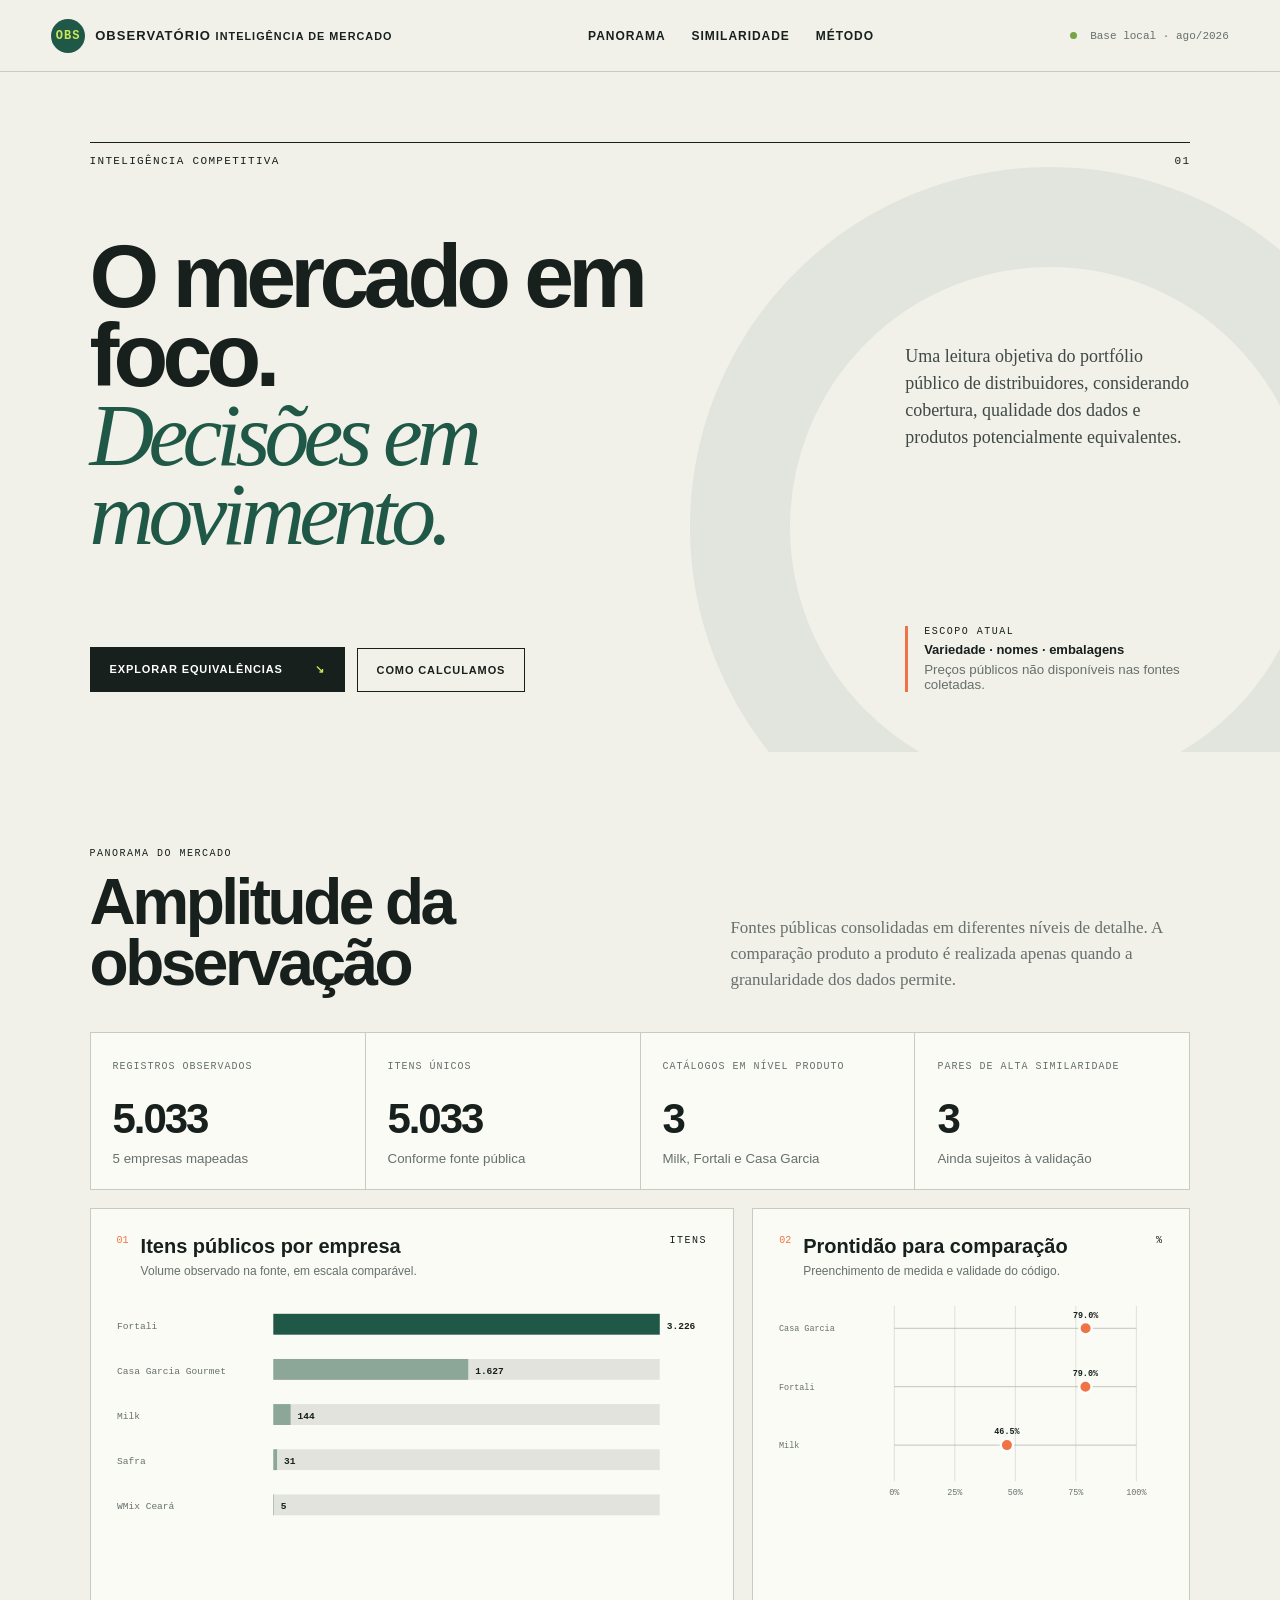
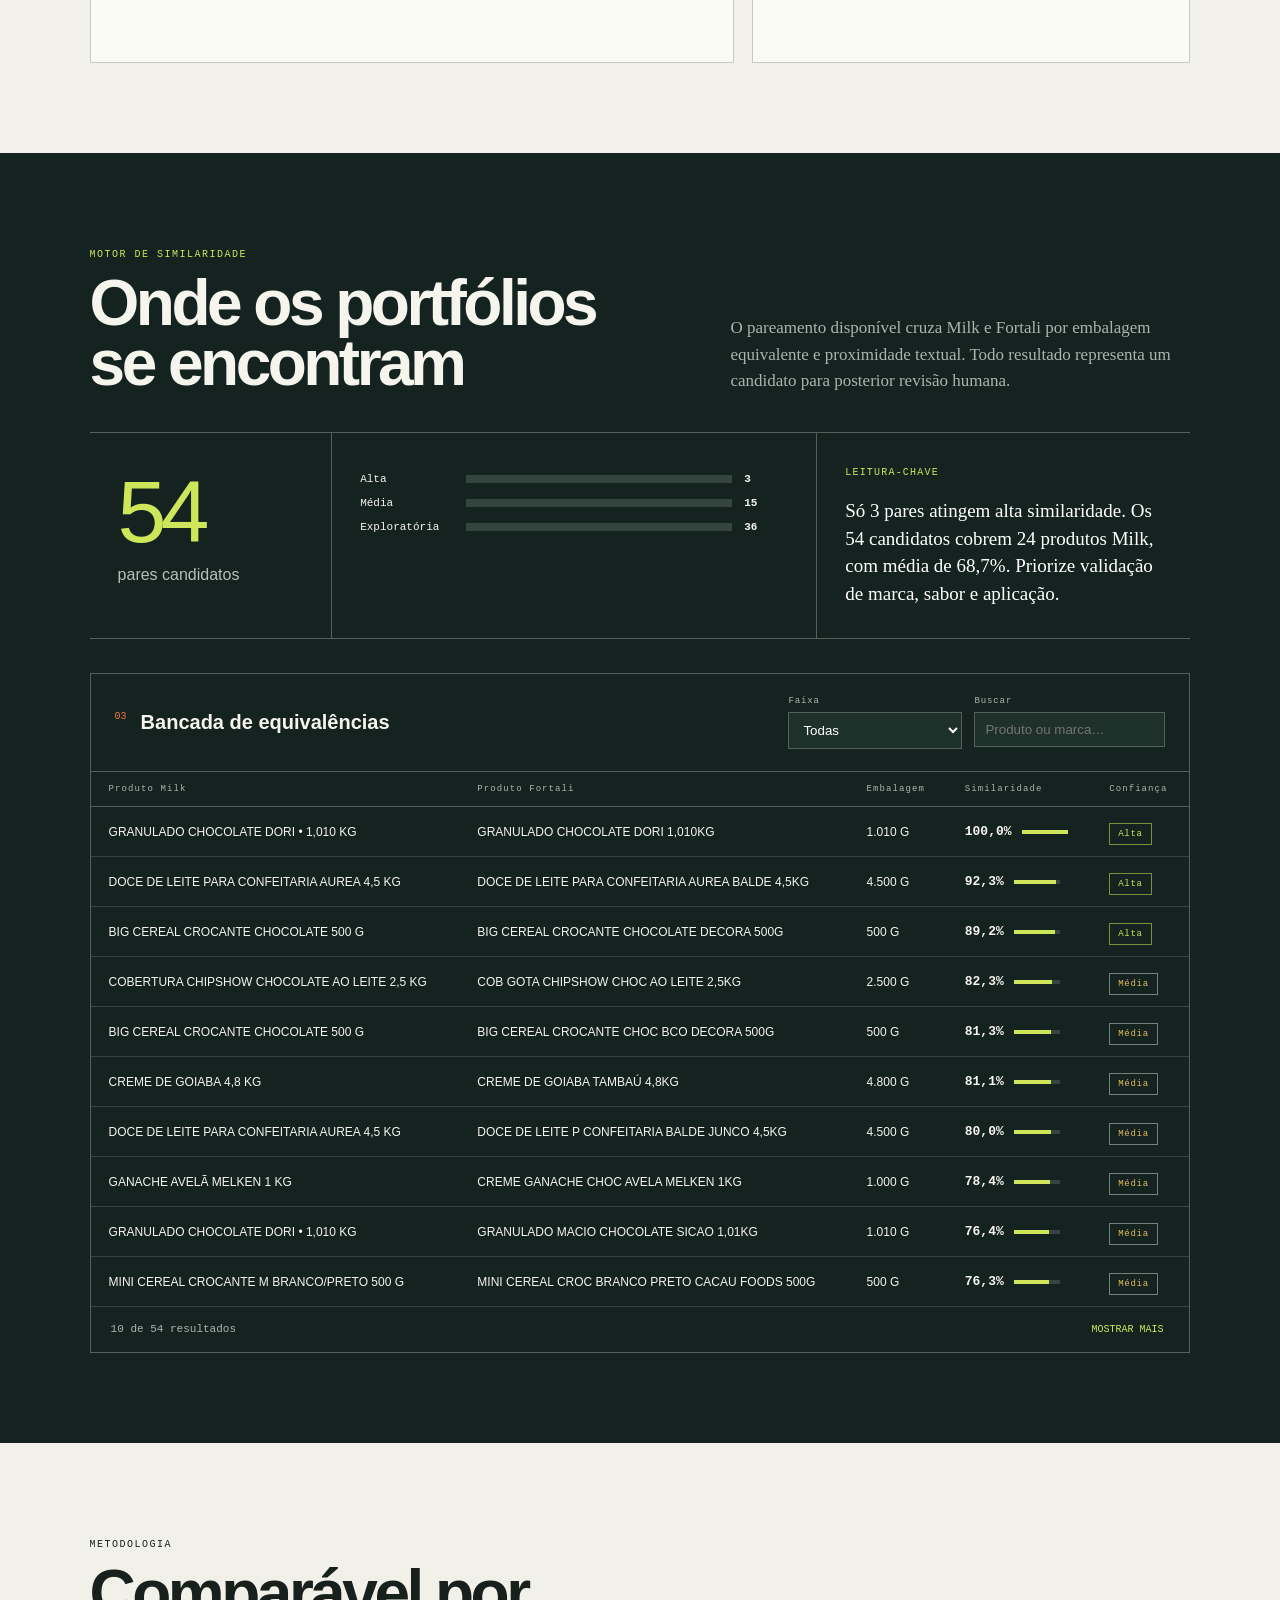
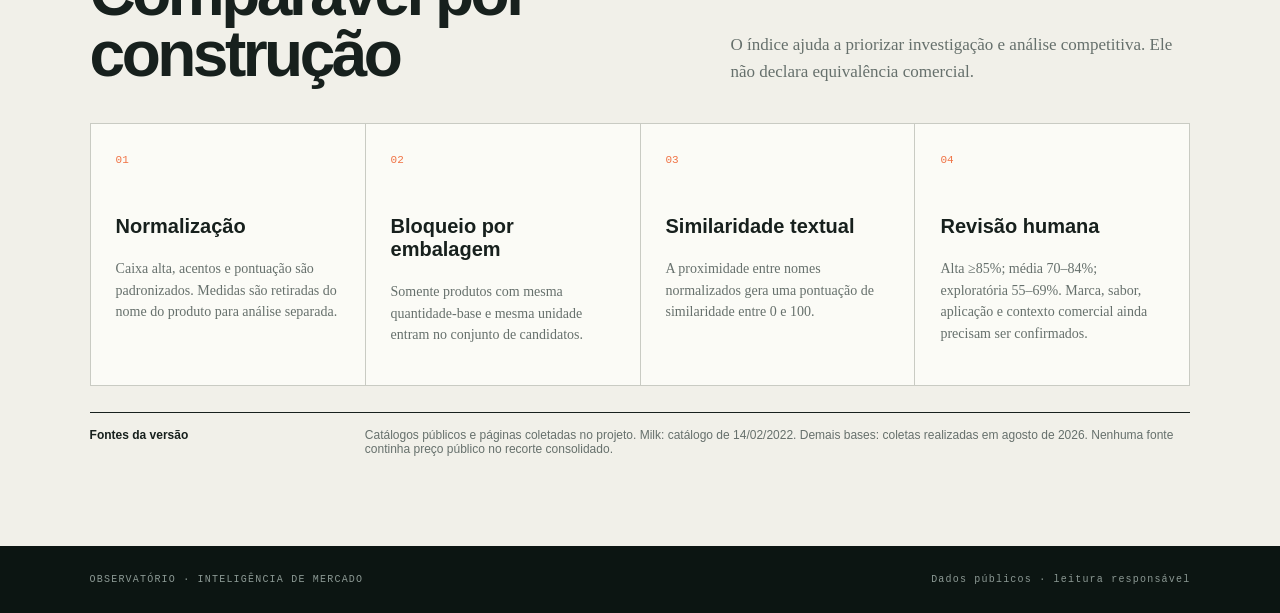
<file: index.html>
<!doctype html>
<html lang="pt-BR">

<head>
  <meta charset="utf-8">
  <meta name="viewport" content="width=device-width, initial-scale=1">

  <meta
    name="description"
    content="Observatório de inteligência competitiva com cobertura de catálogos, qualidade dos dados e similaridade de produtos."
  >

  <title>Observatório — Inteligência de Mercado</title>

  <link rel="stylesheet" href="styles.css">
</head>

<body>

  <header class="topbar">

    <a
      class="brand"
      href="#inicio"
      aria-label="Observatório de Inteligência de Mercado - início"
    >

      <span class="brand-mark">OBS</span>

      <span class="brand-copy">
        OBSERVATÓRIO
        <small>INTELIGÊNCIA DE MERCADO</small>
      </span>

    </a>

    <nav aria-label="Navegação principal">
      <a href="#panorama">Panorama</a>
      <a href="#similaridade">Similaridade</a>
      <a href="#metodologia">Método</a>
    </nav>

    <span class="status">
      <i></i>
      Base local · ago/2026
    </span>

  </header>

  <main id="inicio">

    <section class="hero">

      <div class="eyebrow">
        <span>INTELIGÊNCIA COMPETITIVA</span>
        <b>01</b>
      </div>

      <h1>
        O mercado em foco.
        <br>
        <em>Decisões em movimento.</em>
      </h1>

      <p>
        Uma leitura objetiva do portfólio público de distribuidores,
        considerando cobertura, qualidade dos dados e produtos
        potencialmente equivalentes.
      </p>

      <div class="hero-actions">

        <a
          class="button primary"
          href="#similaridade"
        >
          Explorar equivalências
          <span>↘</span>
        </a>

        <a
          class="button ghost"
          href="#metodologia"
        >
          Como calculamos
        </a>

      </div>

      <div class="hero-note">
        <span>ESCOPO ATUAL</span>
        <strong>Variedade · nomes · embalagens</strong>
        <small>
          Preços públicos não disponíveis nas fontes coletadas.
        </small>
      </div>

    </section>

    <section
      class="section"
      id="panorama"
    >

      <div class="section-head">

        <div>
          <span class="kicker">PANORAMA DO MERCADO</span>
          <h2>Amplitude da observação</h2>
        </div>

        <p>
          Fontes públicas consolidadas em diferentes níveis de detalhe.
          A comparação produto a produto é realizada apenas quando
          a granularidade dos dados permite.
        </p>

      </div>

      <div
        class="kpi-grid"
        id="kpis"
        aria-live="polite"
      ></div>

      <div class="grid two">

        <article class="panel chart-panel">

          <div class="panel-head">

            <div>
              <span class="panel-index">01</span>
              <h3>Itens públicos por empresa</h3>
              <p>Volume observado na fonte, em escala comparável.</p>
            </div>

            <span class="unit">ITENS</span>

          </div>

          <div
            id="coverageChart"
            class="chart"
            role="img"
            aria-label="Gráfico de barras de itens públicos por empresa"
          ></div>

        </article>

        <article class="panel chart-panel">

          <div class="panel-head">

            <div>
              <span class="panel-index">02</span>
              <h3>Prontidão para comparação</h3>
              <p>Preenchimento de medida e validade do código.</p>
            </div>

            <span class="unit">%</span>

          </div>

          <div
            id="qualityChart"
            class="chart"
            role="img"
            aria-label="Gráfico de qualidade dos catálogos"
          ></div>

        </article>

      </div>

    </section>

    <section
      class="section dark"
      id="similaridade"
    >

      <div class="section-head">

        <div>
          <span class="kicker lime">MOTOR DE SIMILARIDADE</span>
          <h2>Onde os portfólios se encontram</h2>
        </div>

        <p>
          O pareamento disponível cruza Milk e Fortali por embalagem
          equivalente e proximidade textual. Todo resultado representa
          um candidato para posterior revisão humana.
        </p>

      </div>

      <div class="similarity-summary">

        <div>
          <span
            class="big-number"
            id="candidateCount"
          >
            —
          </span>

          <p>pares candidatos</p>
        </div>

        <div
          class="distribution"
          id="distribution"
        ></div>

        <div class="callout">
          <span>LEITURA-CHAVE</span>
          <p id="insightText">Carregando análise…</p>
        </div>

      </div>

      <div class="workbench">

        <div class="workbench-head">

          <div>
            <span class="panel-index">03</span>
            <h3>Bancada de equivalências</h3>
          </div>

          <div class="filters">

            <label>
              Faixa

              <select id="classFilter">
                <option value="Todas">Todas</option>
                <option value="Alta">Alta · ≥85%</option>
                <option value="Média">Média · 70–84%</option>
                <option value="Baixa">Exploratória · 55–69%</option>
              </select>

            </label>

            <label class="search-label">
              Buscar

              <input
                id="searchInput"
                type="search"
                placeholder="Produto ou marca…"
              >
            </label>

          </div>

        </div>

        <div class="table-wrap">

          <table>

            <thead>
              <tr>
                <th>Produto Milk</th>
                <th>Produto Fortali</th>
                <th>Embalagem</th>
                <th>Similaridade</th>
                <th>Confiança</th>
              </tr>
            </thead>

            <tbody id="matchesBody"></tbody>

          </table>

        </div>

        <div class="table-footer">

          <span id="resultCount"></span>

          <button
            id="loadMore"
            type="button"
          >
            Mostrar mais
          </button>

        </div>

      </div>

    </section>

    <section
      class="section method"
      id="metodologia"
    >

      <div class="section-head">

        <div>
          <span class="kicker">METODOLOGIA</span>
          <h2>Comparável por construção</h2>
        </div>

        <p>
          O índice ajuda a priorizar investigação e análise competitiva.
          Ele não declara equivalência comercial.
        </p>

      </div>

      <div class="method-grid">

        <article>
          <b>01</b>
          <h3>Normalização</h3>
          <p>
            Caixa alta, acentos e pontuação são padronizados.
            Medidas são retiradas do nome do produto para análise separada.
          </p>
        </article>

        <article>
          <b>02</b>
          <h3>Bloqueio por embalagem</h3>
          <p>
            Somente produtos com mesma quantidade-base e mesma unidade
            entram no conjunto de candidatos.
          </p>
        </article>

        <article>
          <b>03</b>
          <h3>Similaridade textual</h3>
          <p>
            A proximidade entre nomes normalizados gera
            uma pontuação de similaridade entre 0 e 100.
          </p>
        </article>

        <article>
          <b>04</b>
          <h3>Revisão humana</h3>
          <p>
            Alta ≥85%; média 70–84%; exploratória 55–69%.
            Marca, sabor, aplicação e contexto comercial
            ainda precisam ser confirmados.
          </p>
        </article>

      </div>

      <div class="source-note">

        <strong>Fontes da versão</strong>

        <p>
          Catálogos públicos e páginas coletadas no projeto.
          Milk: catálogo de 14/02/2022.
          Demais bases: coletas realizadas em agosto de 2026.
          Nenhuma fonte continha preço público no recorte consolidado.
        </p>

      </div>

    </section>

  </main>

  <footer>
    <span>OBSERVATÓRIO · INTELIGÊNCIA DE MERCADO</span>
    <span>Dados públicos · leitura responsável</span>
  </footer>

  <script src="app.js"></script>

</body>
</html>
</file>
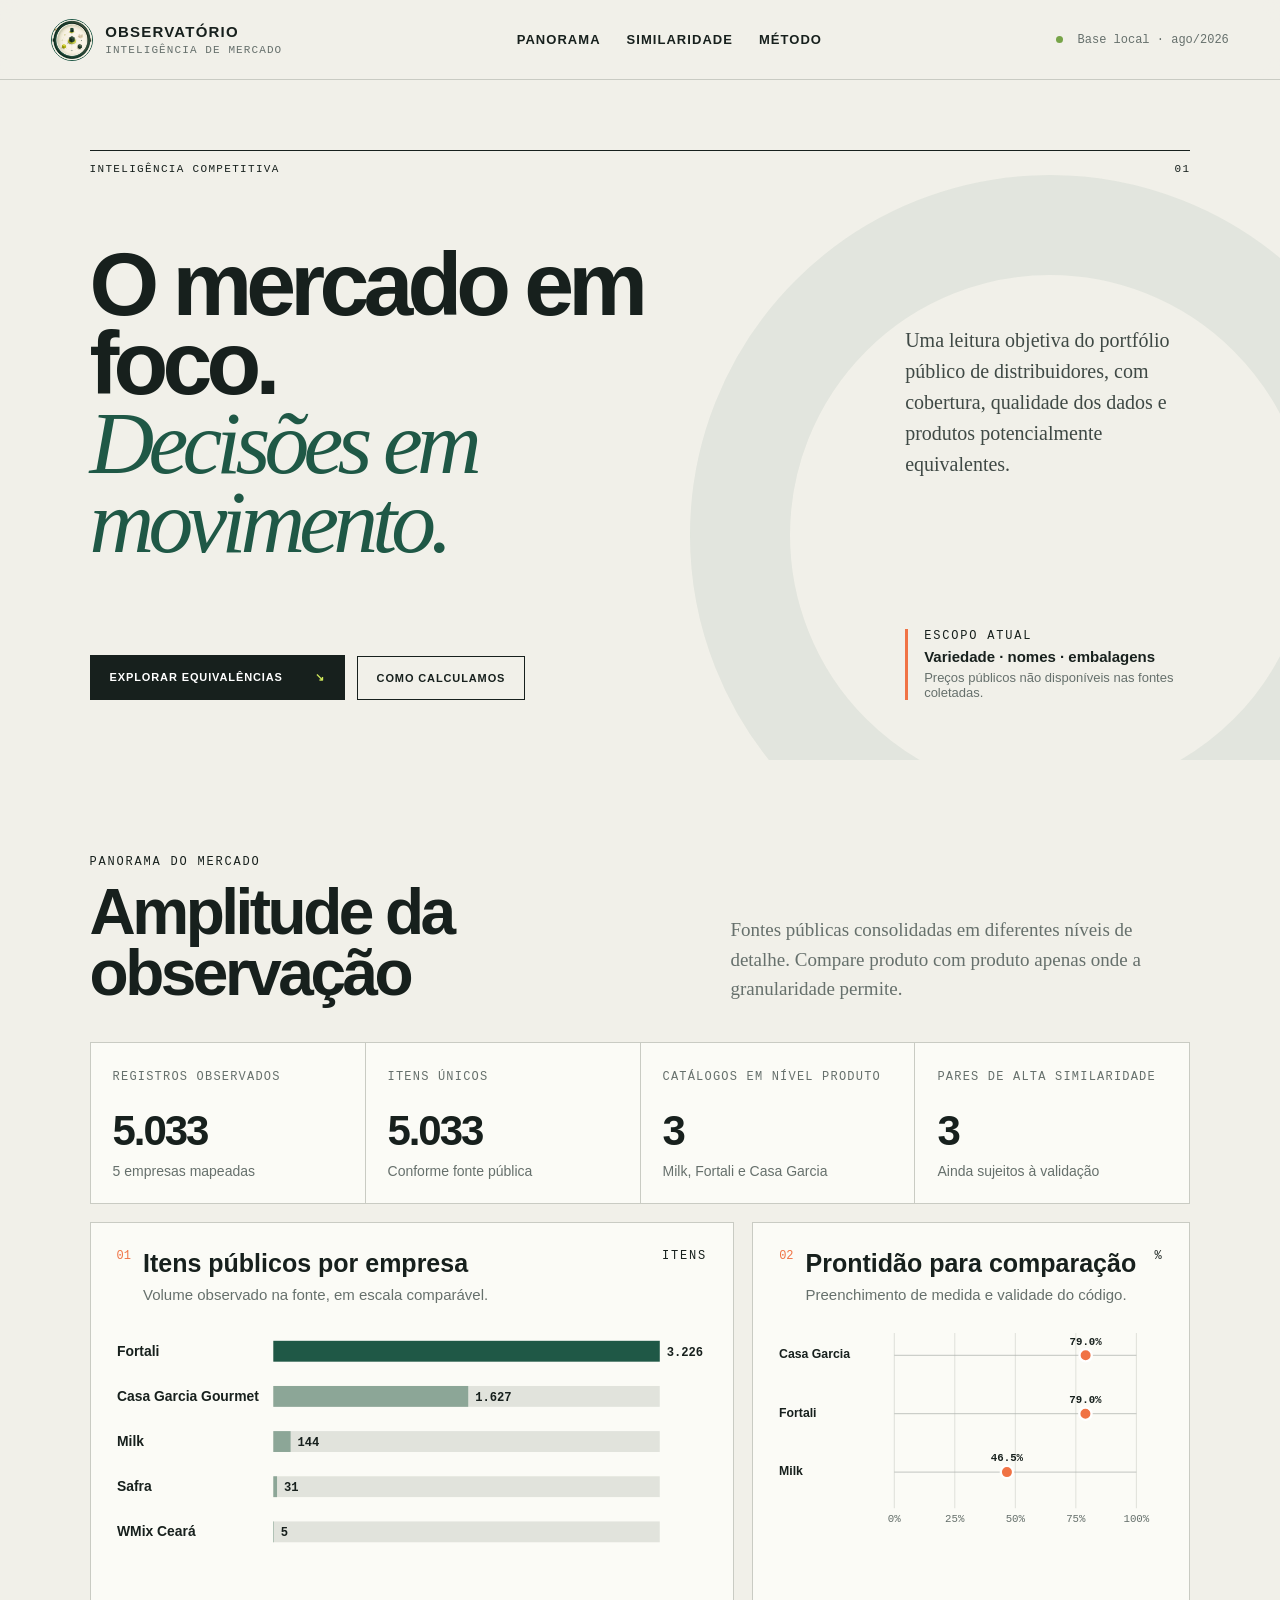
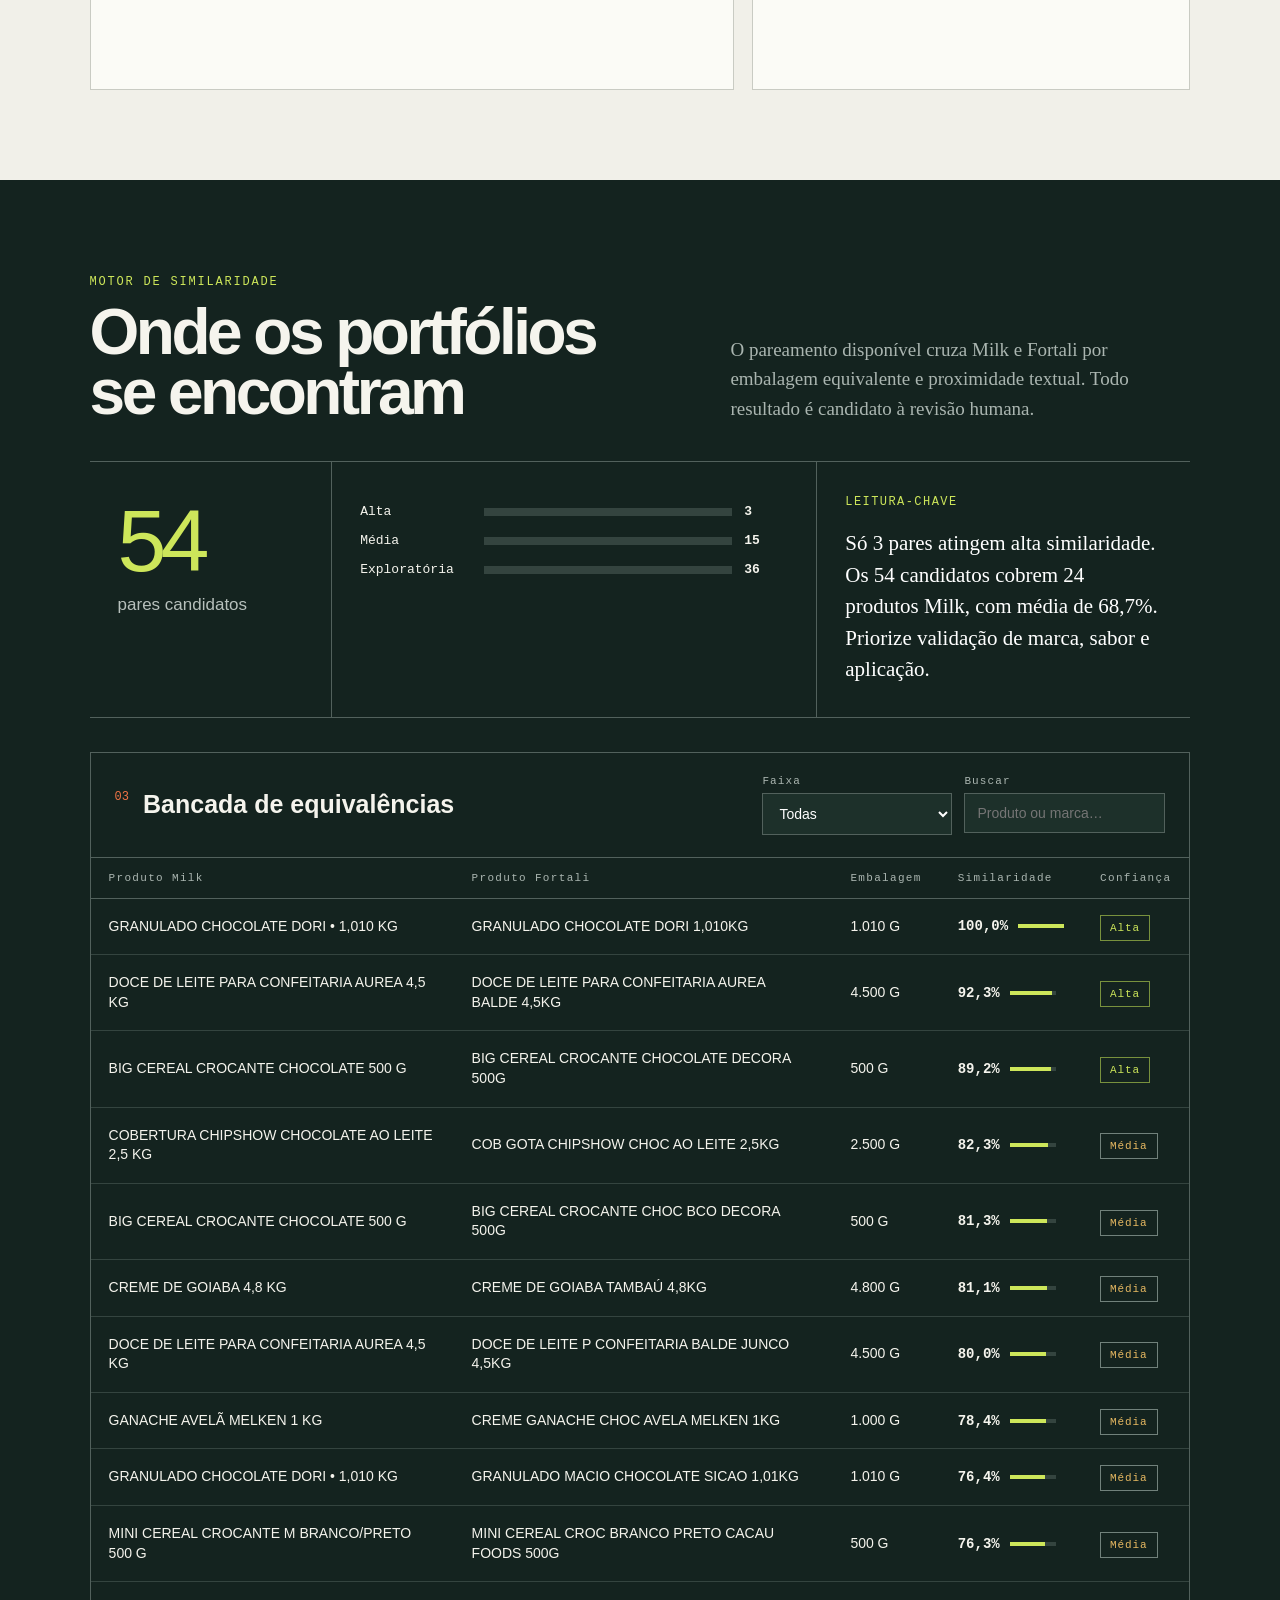
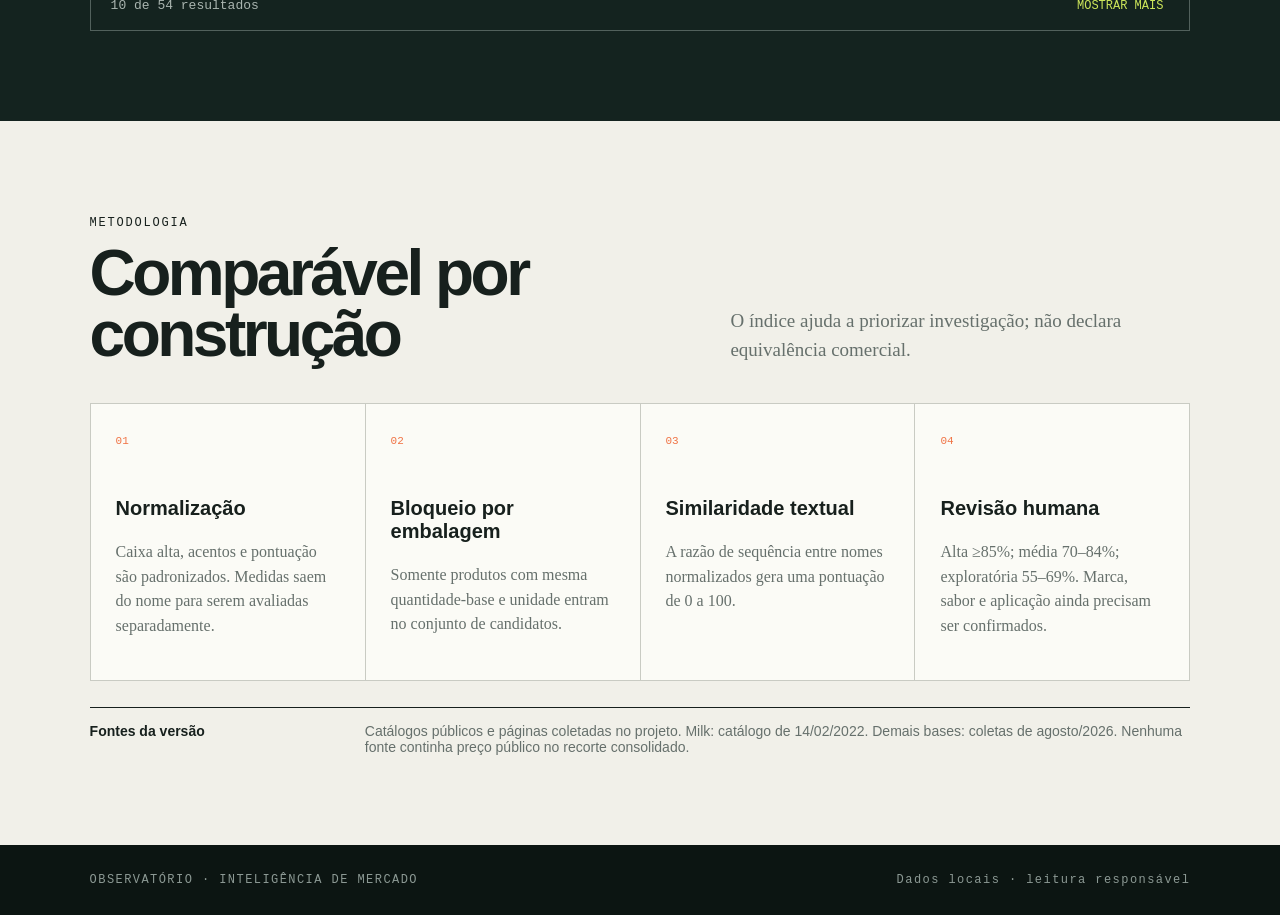
<file: site/index.html>
<!doctype html>
<html lang="pt-BR">
<head>
  <meta charset="utf-8">
  <meta name="viewport" content="width=device-width, initial-scale=1">
  <meta name="description" content="Observatório de inteligência competitiva com cobertura de catálogos e similaridade de produtos.">
  <title>Observatório — Inteligência de Mercado</title>
  <link rel="stylesheet" href="styles.css">
  <link rel="stylesheet" href="readability.css">
</head>
<body>
  <header class="topbar">
    <a class="brand" href="#inicio" aria-label="Observatório, Inteligência de Mercado, início"><span class="brand-mark"><img src="assets/observatorio-mark.png" alt=""></span><span class="brand-copy">OBSERVATÓRIO <small>INTELIGÊNCIA DE MERCADO</small></span></a>
    <nav aria-label="Navegação principal">
      <a href="#panorama">Panorama</a><a href="#similaridade">Similaridade</a><a href="#metodologia">Método</a>
    </nav>
    <span class="status"><i></i> Base local · ago/2026</span>
  </header>

  <main id="inicio">
    <section class="hero">
      <div class="eyebrow"><span>INTELIGÊNCIA COMPETITIVA</span><b>01</b></div>
      <h1>O mercado em foco.<br><em>Decisões em movimento.</em></h1>
      <p>Uma leitura objetiva do portfólio público de distribuidores, com cobertura, qualidade dos dados e produtos potencialmente equivalentes.</p>
      <div class="hero-actions"><a class="button primary" href="#similaridade">Explorar equivalências <span>↘</span></a><a class="button ghost" href="#metodologia">Como calculamos</a></div>
      <div class="hero-note"><span>ESCOPO ATUAL</span><strong>Variedade · nomes · embalagens</strong><small>Preços públicos não disponíveis nas fontes coletadas.</small></div>
    </section>

    <section class="section" id="panorama">
      <div class="section-head"><div><span class="kicker">PANORAMA DO MERCADO</span><h2>Amplitude da observação</h2></div><p>Fontes públicas consolidadas em diferentes níveis de detalhe. Compare produto com produto apenas onde a granularidade permite.</p></div>
      <div class="kpi-grid" id="kpis" aria-live="polite"></div>
      <div class="grid two">
        <article class="panel chart-panel"><div class="panel-head"><div><span class="panel-index">01</span><h3>Itens públicos por empresa</h3><p>Volume observado na fonte, em escala comparável.</p></div><span class="unit">ITENS</span></div><div id="coverageChart" class="chart" role="img" aria-label="Gráfico de barras de itens públicos por empresa"></div></article>
        <article class="panel chart-panel"><div class="panel-head"><div><span class="panel-index">02</span><h3>Prontidão para comparação</h3><p>Preenchimento de medida e validade do código.</p></div><span class="unit">%</span></div><div id="qualityChart" class="chart" role="img" aria-label="Gráfico de pontos da qualidade dos catálogos"></div></article>
      </div>
    </section>

    <section class="section dark" id="similaridade">
      <div class="section-head"><div><span class="kicker lime">MOTOR DE SIMILARIDADE</span><h2>Onde os portfólios se encontram</h2></div><p>O pareamento disponível cruza Milk e Fortali por embalagem equivalente e proximidade textual. Todo resultado é candidato à revisão humana.</p></div>
      <div class="similarity-summary">
        <div><span class="big-number" id="candidateCount">—</span><p>pares candidatos</p></div>
        <div class="distribution" id="distribution"></div>
        <div class="callout"><span>LEITURA-CHAVE</span><p id="insightText">Carregando análise…</p></div>
      </div>

      <div class="workbench">
        <div class="workbench-head"><div><span class="panel-index">03</span><h3>Bancada de equivalências</h3></div><div class="filters"><label>Faixa<select id="classFilter"><option value="Todas">Todas</option><option value="Alta">Alta · ≥85%</option><option value="Média">Média · 70–84%</option><option value="Baixa">Exploratória · 55–69%</option></select></label><label class="search-label">Buscar<input id="searchInput" type="search" placeholder="Produto ou marca…"></label></div></div>
        <div class="table-wrap"><table><thead><tr><th>Produto Milk</th><th>Produto Fortali</th><th>Embalagem</th><th>Similaridade</th><th>Confiança</th></tr></thead><tbody id="matchesBody"></tbody></table></div>
        <div class="table-footer"><span id="resultCount"></span><button id="loadMore" type="button">Mostrar mais</button></div>
      </div>
    </section>

    <section class="section method" id="metodologia">
      <div class="section-head"><div><span class="kicker">METODOLOGIA</span><h2>Comparável por construção</h2></div><p>O índice ajuda a priorizar investigação; não declara equivalência comercial.</p></div>
      <div class="method-grid">
        <article><b>01</b><h3>Normalização</h3><p>Caixa alta, acentos e pontuação são padronizados. Medidas saem do nome para serem avaliadas separadamente.</p></article>
        <article><b>02</b><h3>Bloqueio por embalagem</h3><p>Somente produtos com mesma quantidade-base e unidade entram no conjunto de candidatos.</p></article>
        <article><b>03</b><h3>Similaridade textual</h3><p>A razão de sequência entre nomes normalizados gera uma pontuação de 0 a 100.</p></article>
        <article><b>04</b><h3>Revisão humana</h3><p>Alta ≥85%; média 70–84%; exploratória 55–69%. Marca, sabor e aplicação ainda precisam ser confirmados.</p></article>
      </div>
      <div class="source-note"><strong>Fontes da versão</strong><p>Catálogos públicos e páginas coletadas no projeto. Milk: catálogo de 14/02/2022. Demais bases: coletas de agosto/2026. Nenhuma fonte continha preço público no recorte consolidado.</p></div>
    </section>
  </main>
  <footer><span>OBSERVATÓRIO · INTELIGÊNCIA DE MERCADO</span><span>Dados locais · leitura responsável</span></footer>
  <script src="app.js"></script>
</body>
</html>
</file>
<file: styles.css>
:root{--ink:#17201d;--paper:#f1f0e9;--white:#fbfbf6;--line:#c9cbc3;--muted:#66706c;--green:#1f5846;--lime:#cde65a;--orange:#f07345;--dark:#14231f;--mono:"Courier New",monospace;--sans:Arial,"Helvetica Neue",sans-serif}*{box-sizing:border-box}html{scroll-behavior:smooth}body{margin:0;background:var(--paper);color:var(--ink);font-family:var(--sans)}a{color:inherit}.topbar{height:72px;display:flex;align-items:center;gap:36px;padding:0 4vw;border-bottom:1px solid var(--line);position:sticky;top:0;z-index:20;background:rgba(241,240,233,.94);backdrop-filter:blur(12px)}.brand{display:flex;align-items:center;gap:10px;text-decoration:none;font-weight:800;letter-spacing:.08em;font-size:13px}.brand-mark{display:grid;place-items:center;width:34px;height:34px;border-radius:50%;background:var(--green);color:var(--lime);font-family:var(--mono);font-size:12px}.topbar nav{display:flex;gap:26px;margin:auto}.topbar nav a{text-decoration:none;font-size:12px;font-weight:700;text-transform:uppercase;letter-spacing:.08em}.status{font:11px var(--mono);color:var(--muted)}.status i{display:inline-block;width:7px;height:7px;border-radius:50%;background:#77a448;margin-right:7px}.hero{min-height:680px;padding:70px 7vw 60px;display:grid;grid-template-columns:1.5fr .6fr;grid-template-rows:auto 1fr auto;column-gap:8vw;position:relative;overflow:hidden}.hero:after{content:"";position:absolute;width:520px;height:520px;border:100px solid rgba(31,88,70,.07);border-radius:50%;right:-130px;top:95px}.eyebrow{grid-column:1/-1;display:flex;justify-content:space-between;border-top:1px solid var(--ink);padding-top:12px;font:11px var(--mono);letter-spacing:.12em}.eyebrow b{font-weight:400}.hero h1{font-size:clamp(54px,7vw,108px);line-height:.88;letter-spacing:-.065em;margin:70px 0 30px;max-width:1000px;z-index:1}.hero h1 em{font-family:Georgia,serif;font-weight:400;color:var(--green)}.hero>p{grid-column:2;align-self:center;font:18px/1.5 Georgia,serif;color:#3f4945;z-index:1}.hero-actions{display:flex;gap:12px;align-items:end}.button{padding:15px 19px;text-decoration:none;text-transform:uppercase;font-size:11px;font-weight:800;letter-spacing:.08em;border:1px solid var(--ink)}.button.primary{background:var(--ink);color:white}.button.primary span{margin-left:28px;color:var(--lime)}.button.ghost{background:transparent}.hero-note{align-self:end;border-left:3px solid var(--orange);padding-left:16px;display:grid;gap:5px}.hero-note span,.unit,.kicker{font:10px var(--mono);letter-spacing:.15em}.hero-note strong{font-size:13px}.hero-note small{color:var(--muted)}.section{padding:90px 7vw}.section-head{display:grid;grid-template-columns:1fr minmax(280px,460px);gap:60px;align-items:end;margin-bottom:38px}.section-head h2{font-size:clamp(38px,5vw,68px);letter-spacing:-.055em;line-height:.95;margin:12px 0 0}.section-head>p{font:17px/1.55 Georgia,serif;color:var(--muted);margin:0}.kpi-grid{display:grid;grid-template-columns:repeat(4,1fr);gap:1px;background:var(--line);border:1px solid var(--line);margin-bottom:18px}.kpi{background:var(--white);padding:22px;min-height:142px}.kpi span{font:10px var(--mono);letter-spacing:.1em;color:var(--muted)}.kpi strong{display:block;font-size:42px;letter-spacing:-.05em;margin:22px 0 6px}.kpi small{color:var(--muted)}.grid.two{display:grid;grid-template-columns:1.25fr .85fr;gap:18px}.panel{background:var(--white);border:1px solid var(--line);padding:26px}.panel-head{display:flex;justify-content:space-between}.panel-head>div{display:grid;grid-template-columns:auto 1fr;column-gap:12px}.panel-index{font:10px var(--mono);color:var(--orange)}.panel h3,.workbench h3{font-size:20px;margin:0}.panel-head p{grid-column:2;color:var(--muted);font-size:12px;margin:6px 0}.chart{min-height:330px;margin-top:22px}.chart svg{width:100%;height:auto;overflow:visible}.bar-label,.axis-label{font:11px var(--mono);fill:var(--muted)}.bar-value{font:700 11px var(--mono);fill:var(--ink)}.dark{background:var(--dark);color:#f5f4ed}.dark .section-head>p{color:#aab5b0}.lime{color:var(--lime)}.similarity-summary{display:grid;grid-template-columns:.65fr 1.3fr 1fr;border-top:1px solid #52615c;border-bottom:1px solid #52615c}.similarity-summary>div{padding:28px;border-right:1px solid #52615c}.similarity-summary>div:last-child{border:0}.big-number{font-size:88px;letter-spacing:-.07em;color:var(--lime)}.similarity-summary p{margin:3px 0;color:#b7c0bc}.dist-row{display:grid;grid-template-columns:94px 1fr 44px;gap:12px;align-items:center;margin:12px 0;font:11px var(--mono)}.dist-track{height:8px;background:#34443f}.dist-fill{height:100%;background:var(--lime)}.dist-row.medium .dist-fill{background:#e6b861}.dist-row.low .dist-fill{background:#899791}.callout span{font:10px var(--mono);color:var(--lime);letter-spacing:.12em}.callout p{font:19px/1.45 Georgia,serif;color:white;margin-top:18px}.workbench{margin-top:34px;border:1px solid #52615c}.workbench-head{padding:22px 24px;display:flex;justify-content:space-between;align-items:center}.workbench-head>div:first-child{display:flex;gap:14px}.filters{display:flex;gap:12px}.filters label{font:9px var(--mono);letter-spacing:.1em;color:#aab5b0}.filters select,.filters input{display:block;margin-top:6px;background:#1d302a;color:white;border:1px solid #52615c;padding:9px 10px;min-width:170px}.table-wrap{overflow:auto}table{border-collapse:collapse;width:100%;min-width:850px}th{text-align:left;padding:12px 18px;border-top:1px solid #52615c;border-bottom:1px solid #52615c;font:9px var(--mono);letter-spacing:.12em;color:#aab5b0}td{padding:17px 18px;border-bottom:1px solid #34443f;font-size:12px;vertical-align:middle}.score{display:flex;align-items:center;gap:10px;font:700 13px var(--mono)}.score i{display:block;width:46px;height:4px;background:#34443f}.score i:after{content:"";display:block;width:var(--score);height:100%;background:var(--lime)}.badge{padding:5px 8px;border:1px solid #71817b;font:9px var(--mono);letter-spacing:.08em}.badge.high{color:var(--lime);border-color:#78913d}.badge.medium{color:#e6b861}.table-footer{padding:16px 20px;display:flex;justify-content:space-between;color:#aab5b0;font:11px var(--mono)}.table-footer button{background:none;border:0;color:var(--lime);text-transform:uppercase;font:10px var(--mono);cursor:pointer}.method-grid{display:grid;grid-template-columns:repeat(4,1fr);gap:1px;background:var(--line);border:1px solid var(--line)}.method-grid article{background:var(--white);padding:25px;min-height:230px}.method-grid b{font:11px var(--mono);color:var(--orange)}.method-grid h3{font-size:20px;margin-top:48px}.method-grid p{color:var(--muted);font:14px/1.55 Georgia,serif}.source-note{margin-top:26px;border-top:1px solid var(--ink);padding-top:15px;display:grid;grid-template-columns:1fr 3fr;font-size:12px}.source-note p{margin:0;color:var(--muted)}footer{padding:28px 7vw;background:#0c1512;color:#8c9994;display:flex;justify-content:space-between;font:10px var(--mono);letter-spacing:.12em}@media(max-width:900px){.topbar nav,.status{display:none}.hero{display:block;min-height:auto}.hero h1{margin-top:65px}.hero>p{max-width:560px;margin:40px 0}.hero-note{margin-top:35px}.section-head,.grid.two{grid-template-columns:1fr}.kpi-grid,.method-grid{grid-template-columns:repeat(2,1fr)}.similarity-summary{grid-template-columns:1fr}.similarity-summary>div{border-right:0;border-bottom:1px solid #52615c}.workbench-head{align-items:flex-start;gap:20px;flex-direction:column}.filters{width:100%;flex-wrap:wrap}.filters label,.filters select,.filters input{flex:1;min-width:150px}}@media(max-width:560px){.topbar{height:60px}.hero,.section{padding:55px 20px}.hero h1{font-size:50px}.hero-actions{align-items:stretch;flex-direction:column}.kpi-grid,.method-grid{grid-template-columns:1fr}.section-head{gap:24px}.big-number{font-size:68px}.source-note{grid-template-columns:1fr;gap:10px}footer{gap:20px;flex-direction:column}}
</file>
<file: site/styles.css>
:root{--ink:#17201d;--paper:#f1f0e9;--white:#fbfbf6;--line:#c9cbc3;--muted:#66706c;--green:#1f5846;--lime:#cde65a;--orange:#f07345;--dark:#14231f;--mono:"Courier New",monospace;--sans:Arial,"Helvetica Neue",sans-serif}*{box-sizing:border-box}html{scroll-behavior:smooth}body{margin:0;background:var(--paper);color:var(--ink);font-family:var(--sans)}a{color:inherit}.topbar{height:72px;display:flex;align-items:center;gap:36px;padding:0 4vw;border-bottom:1px solid var(--line);position:sticky;top:0;z-index:20;background:rgba(241,240,233,.94);backdrop-filter:blur(12px)}.brand{display:flex;align-items:center;gap:10px;text-decoration:none;font-weight:800;letter-spacing:.08em;font-size:13px}.brand-mark{display:grid;place-items:center;width:34px;height:34px;border-radius:50%;background:var(--green);color:var(--lime);font-family:var(--mono);font-size:12px}.topbar nav{display:flex;gap:26px;margin:auto}.topbar nav a{text-decoration:none;font-size:12px;font-weight:700;text-transform:uppercase;letter-spacing:.08em}.status{font:11px var(--mono);color:var(--muted)}.status i{display:inline-block;width:7px;height:7px;border-radius:50%;background:#77a448;margin-right:7px}.hero{min-height:680px;padding:70px 7vw 60px;display:grid;grid-template-columns:1.5fr .6fr;grid-template-rows:auto 1fr auto;column-gap:8vw;position:relative;overflow:hidden}.hero:after{content:"";position:absolute;width:520px;height:520px;border:100px solid rgba(31,88,70,.07);border-radius:50%;right:-130px;top:95px}.eyebrow{grid-column:1/-1;display:flex;justify-content:space-between;border-top:1px solid var(--ink);padding-top:12px;font:11px var(--mono);letter-spacing:.12em}.eyebrow b{font-weight:400}.hero h1{font-size:clamp(54px,7vw,108px);line-height:.88;letter-spacing:-.065em;margin:70px 0 30px;max-width:1000px;z-index:1}.hero h1 em{font-family:Georgia,serif;font-weight:400;color:var(--green)}.hero>p{grid-column:2;align-self:center;font:18px/1.5 Georgia,serif;color:#3f4945;z-index:1}.hero-actions{display:flex;gap:12px;align-items:end}.button{padding:15px 19px;text-decoration:none;text-transform:uppercase;font-size:11px;font-weight:800;letter-spacing:.08em;border:1px solid var(--ink)}.button.primary{background:var(--ink);color:white}.button.primary span{margin-left:28px;color:var(--lime)}.button.ghost{background:transparent}.hero-note{align-self:end;border-left:3px solid var(--orange);padding-left:16px;display:grid;gap:5px}.hero-note span,.unit,.kicker{font:10px var(--mono);letter-spacing:.15em}.hero-note strong{font-size:13px}.hero-note small{color:var(--muted)}.section{padding:90px 7vw}.section-head{display:grid;grid-template-columns:1fr minmax(280px,460px);gap:60px;align-items:end;margin-bottom:38px}.section-head h2{font-size:clamp(38px,5vw,68px);letter-spacing:-.055em;line-height:.95;margin:12px 0 0}.section-head>p{font:17px/1.55 Georgia,serif;color:var(--muted);margin:0}.kpi-grid{display:grid;grid-template-columns:repeat(4,1fr);gap:1px;background:var(--line);border:1px solid var(--line);margin-bottom:18px}.kpi{background:var(--white);padding:22px;min-height:142px}.kpi span{font:10px var(--mono);letter-spacing:.1em;color:var(--muted)}.kpi strong{display:block;font-size:42px;letter-spacing:-.05em;margin:22px 0 6px}.kpi small{color:var(--muted)}.grid.two{display:grid;grid-template-columns:1.25fr .85fr;gap:18px}.panel{background:var(--white);border:1px solid var(--line);padding:26px}.panel-head{display:flex;justify-content:space-between}.panel-head>div{display:grid;grid-template-columns:auto 1fr;column-gap:12px}.panel-index{font:10px var(--mono);color:var(--orange)}.panel h3,.workbench h3{font-size:20px;margin:0}.panel-head p{grid-column:2;color:var(--muted);font-size:12px;margin:6px 0}.chart{min-height:330px;margin-top:22px}.chart svg{width:100%;height:auto;overflow:visible}.bar-label,.axis-label{font:11px var(--mono);fill:var(--muted)}.bar-value{font:700 11px var(--mono);fill:var(--ink)}.dark{background:var(--dark);color:#f5f4ed}.dark .section-head>p{color:#aab5b0}.lime{color:var(--lime)}.similarity-summary{display:grid;grid-template-columns:.65fr 1.3fr 1fr;border-top:1px solid #52615c;border-bottom:1px solid #52615c}.similarity-summary>div{padding:28px;border-right:1px solid #52615c}.similarity-summary>div:last-child{border:0}.big-number{font-size:88px;letter-spacing:-.07em;color:var(--lime)}.similarity-summary p{margin:3px 0;color:#b7c0bc}.dist-row{display:grid;grid-template-columns:94px 1fr 44px;gap:12px;align-items:center;margin:12px 0;font:11px var(--mono)}.dist-track{height:8px;background:#34443f}.dist-fill{height:100%;background:var(--lime)}.dist-row.medium .dist-fill{background:#e6b861}.dist-row.low .dist-fill{background:#899791}.callout span{font:10px var(--mono);color:var(--lime);letter-spacing:.12em}.callout p{font:19px/1.45 Georgia,serif;color:white;margin-top:18px}.workbench{margin-top:34px;border:1px solid #52615c}.workbench-head{padding:22px 24px;display:flex;justify-content:space-between;align-items:center}.workbench-head>div:first-child{display:flex;gap:14px}.filters{display:flex;gap:12px}.filters label{font:9px var(--mono);letter-spacing:.1em;color:#aab5b0}.filters select,.filters input{display:block;margin-top:6px;background:#1d302a;color:white;border:1px solid #52615c;padding:9px 10px;min-width:170px}.table-wrap{overflow:auto}table{border-collapse:collapse;width:100%;min-width:850px}th{text-align:left;padding:12px 18px;border-top:1px solid #52615c;border-bottom:1px solid #52615c;font:9px var(--mono);letter-spacing:.12em;color:#aab5b0}td{padding:17px 18px;border-bottom:1px solid #34443f;font-size:12px;vertical-align:middle}.score{display:flex;align-items:center;gap:10px;font:700 13px var(--mono)}.score i{display:block;width:46px;height:4px;background:#34443f}.score i:after{content:"";display:block;width:var(--score);height:100%;background:var(--lime)}.badge{padding:5px 8px;border:1px solid #71817b;font:9px var(--mono);letter-spacing:.08em}.badge.high{color:var(--lime);border-color:#78913d}.badge.medium{color:#e6b861}.table-footer{padding:16px 20px;display:flex;justify-content:space-between;color:#aab5b0;font:11px var(--mono)}.table-footer button{background:none;border:0;color:var(--lime);text-transform:uppercase;font:10px var(--mono);cursor:pointer}.method-grid{display:grid;grid-template-columns:repeat(4,1fr);gap:1px;background:var(--line);border:1px solid var(--line)}.method-grid article{background:var(--white);padding:25px;min-height:230px}.method-grid b{font:11px var(--mono);color:var(--orange)}.method-grid h3{font-size:20px;margin-top:48px}.method-grid p{color:var(--muted);font:14px/1.55 Georgia,serif}.source-note{margin-top:26px;border-top:1px solid var(--ink);padding-top:15px;display:grid;grid-template-columns:1fr 3fr;font-size:12px}.source-note p{margin:0;color:var(--muted)}footer{padding:28px 7vw;background:#0c1512;color:#8c9994;display:flex;justify-content:space-between;font:10px var(--mono);letter-spacing:.12em}@media(max-width:900px){.topbar nav,.status{display:none}.hero{display:block;min-height:auto}.hero h1{margin-top:65px}.hero>p{max-width:560px;margin:40px 0}.hero-note{margin-top:35px}.section-head,.grid.two{grid-template-columns:1fr}.kpi-grid,.method-grid{grid-template-columns:repeat(2,1fr)}.similarity-summary{grid-template-columns:1fr}.similarity-summary>div{border-right:0;border-bottom:1px solid #52615c}.workbench-head{align-items:flex-start;gap:20px;flex-direction:column}.filters{width:100%;flex-wrap:wrap}.filters label,.filters select,.filters input{flex:1;min-width:150px}}@media(max-width:560px){.topbar{height:60px}.hero,.section{padding:55px 20px}.hero h1{font-size:50px}.hero-actions{align-items:stretch;flex-direction:column}.kpi-grid,.method-grid{grid-template-columns:1fr}.section-head{gap:24px}.big-number{font-size:68px}.source-note{grid-template-columns:1fr;gap:10px}footer{gap:20px;flex-direction:column}}
</file>
<file: site/readability.css>
/* Camada de legibilidade e identidade do Observatório. */
body{font-size:17px}
.topbar{height:80px}
.brand{gap:12px;font-size:15px}
.brand-mark{width:42px;height:42px;font-size:14px}
.brand-mark{overflow:hidden;background:var(--paper);border:1px solid var(--green)}
.brand-mark img{display:block;width:100%;height:100%;object-fit:cover}
.brand-copy{display:flex;flex-direction:column;line-height:1.15}
.brand-copy small{margin-top:4px;color:var(--muted);font:11px var(--mono);letter-spacing:.1em}
.topbar nav a{font-size:13px}
.status{font-size:12px}
.hero>p{font-size:20px;line-height:1.55}
.hero-note span,.unit,.kicker{font-size:12px}
.hero-note strong{font-size:15px}
.hero-note small{font-size:13px}
.section-head>p{font-size:19px}
.kpi span{font-size:12px}
.kpi small{font-size:14px}
.panel-index{font-size:12px}
.panel h3,.workbench h3{font-size:25px}
.panel-head p{font-size:15px;line-height:1.4}
.bar-label{font:700 16px var(--sans);fill:var(--ink)}
.axis-label{font-size:14px}
.bar-value{font-size:14px}
.dist-row{grid-template-columns:112px 1fr 44px;font-size:13px;margin:14px 0}
.callout span{font-size:12px}
.callout p{font-size:21px;line-height:1.5}
.filters label{font-size:11px}
.filters select,.filters input{padding:11px 12px;min-width:190px;font-size:14px}
th{font-size:11px;padding:14px 18px}
td{font-size:14px;line-height:1.4;padding:18px}
.score{font-size:14px}
.badge{font-size:11px;padding:6px 9px}
.table-footer{font-size:13px}
.table-footer button{font-size:12px}
.method-grid p{font-size:16px}
.source-note{font-size:14px}
footer{font-size:12px}

@media(max-width:560px){
  .topbar{height:68px}
  .brand{font-size:13px}
  .brand-mark{width:38px;height:38px}
  .brand-copy small{font-size:9px}
  .panel h3,.workbench h3{font-size:22px}
  .bar-label{font-size:15px}
  .axis-label,.bar-value{font-size:13px}
}
</file>
